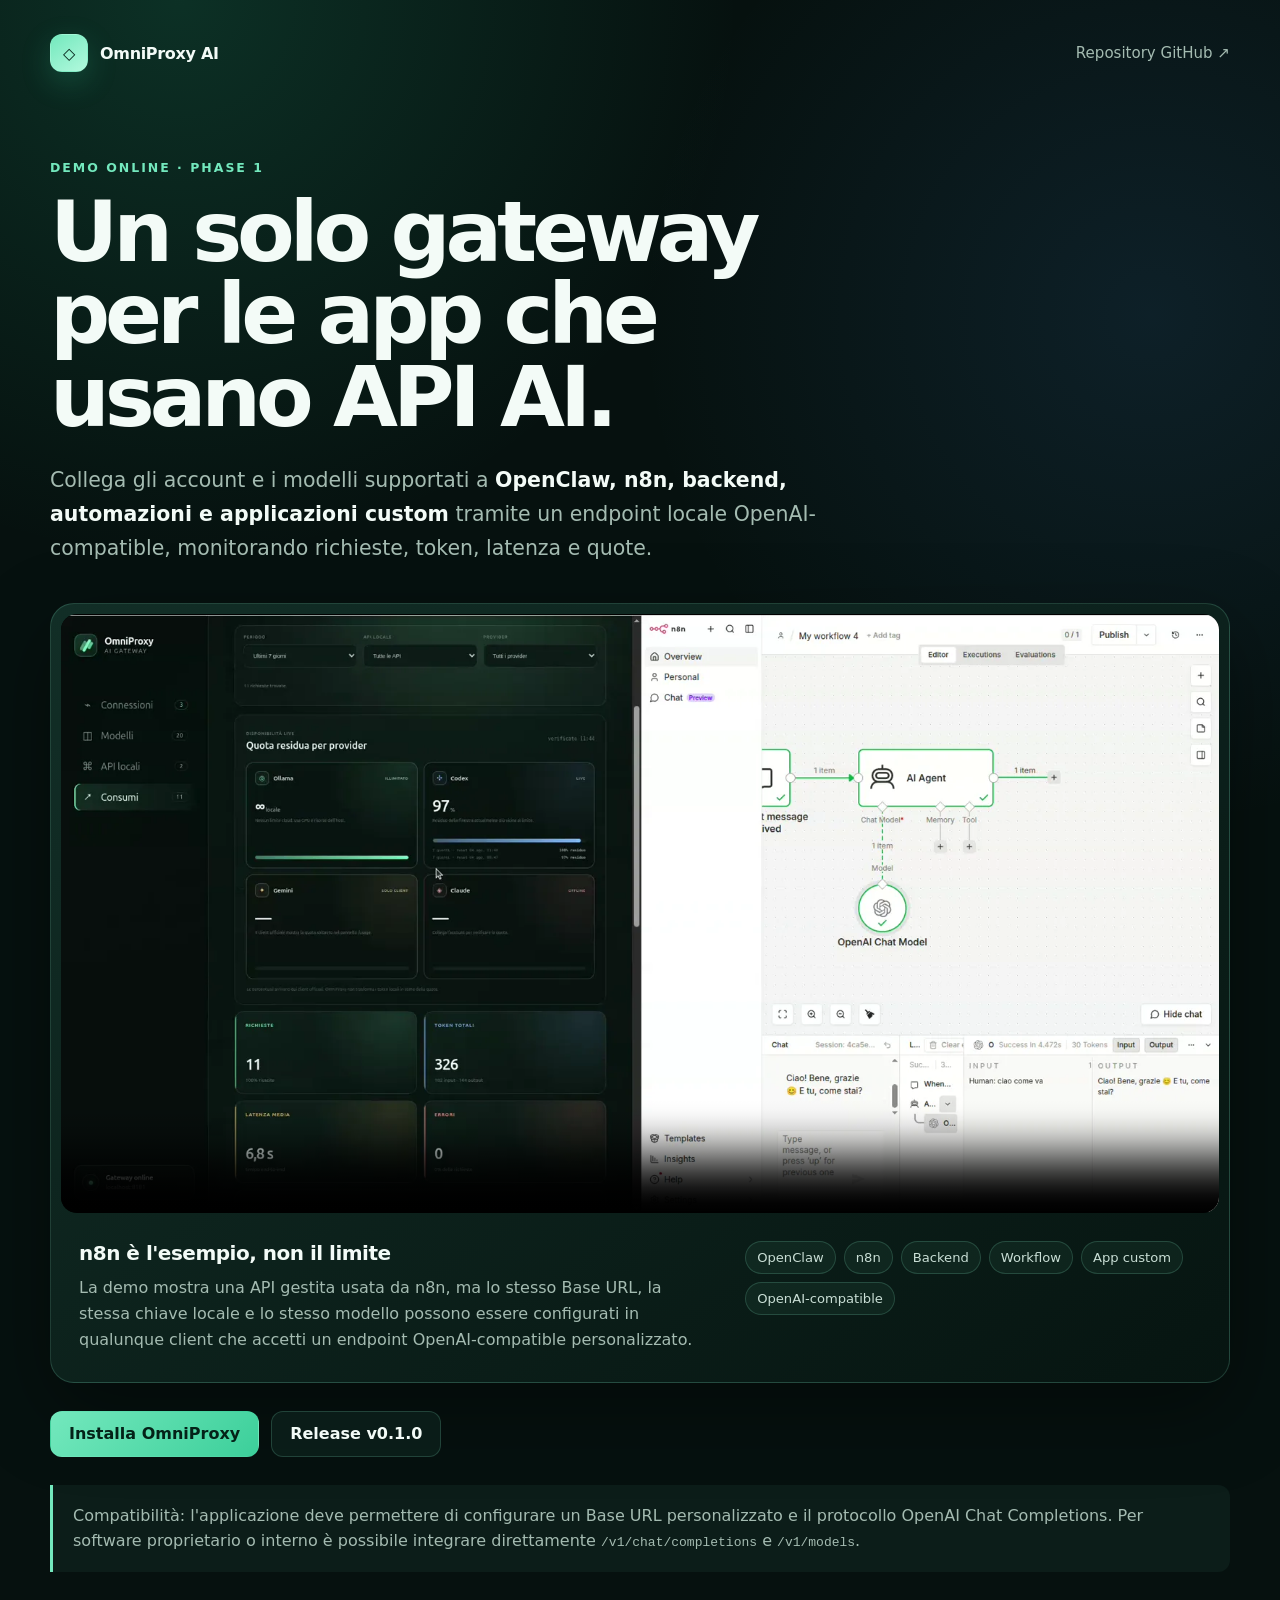
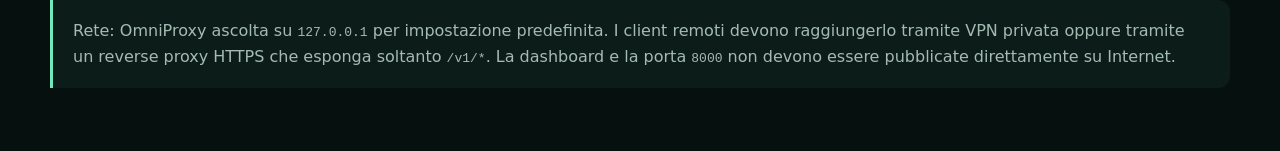
<file: docs/index.html>
<!doctype html>
<html lang="it">
  <head>
    <meta charset="utf-8">
    <meta name="viewport" content="width=device-width, initial-scale=1">
    <meta
      name="description"
      content="Demo online di OmniProxy AI: un gateway OpenAI-compatible per OpenClaw, n8n, applicazioni e integrazioni personalizzate."
    >
    <meta name="color-scheme" content="dark">
    <title>OmniProxy AI — Demo online</title>
    <style>
      :root {
        color-scheme: dark;
        --bg: #06110f;
        --surface: rgba(12, 31, 27, 0.88);
        --surface-strong: #0d241f;
        --border: rgba(137, 245, 202, 0.18);
        --text: #f3fbf7;
        --muted: #a4bbb1;
        --accent: #73e8bd;
        --accent-strong: #3ccf9a;
        --shadow: 0 28px 80px rgba(0, 0, 0, 0.38);
      }

      * {
        box-sizing: border-box;
      }

      body {
        margin: 0;
        min-height: 100vh;
        color: var(--text);
        font-family:
          Inter, ui-sans-serif, system-ui, -apple-system, BlinkMacSystemFont,
          "Segoe UI", sans-serif;
        background:
          radial-gradient(circle at 14% 0%, rgba(40, 191, 139, 0.18), transparent 35rem),
          radial-gradient(circle at 90% 18%, rgba(68, 142, 221, 0.12), transparent 32rem),
          var(--bg);
      }

      a {
        color: inherit;
      }

      .page {
        width: min(1180px, calc(100% - 32px));
        margin: 0 auto;
        padding: 34px 0 64px;
      }

      .nav,
      .actions,
      .tags {
        display: flex;
        align-items: center;
        flex-wrap: wrap;
      }

      .nav {
        justify-content: space-between;
        gap: 20px;
        margin-bottom: clamp(48px, 8vw, 88px);
      }

      .brand {
        display: inline-flex;
        gap: 12px;
        align-items: center;
        font-weight: 750;
        letter-spacing: -0.02em;
        text-decoration: none;
      }

      .mark {
        display: grid;
        width: 38px;
        height: 38px;
        place-items: center;
        border: 1px solid var(--border);
        border-radius: 12px;
        color: #062319;
        background: linear-gradient(145deg, var(--accent), #b2f9dd);
        box-shadow: 0 10px 30px rgba(52, 211, 153, 0.22);
      }

      .nav-link {
        color: var(--muted);
        font-size: 0.94rem;
        text-decoration: none;
      }

      .hero {
        max-width: 880px;
        margin-bottom: 38px;
      }

      .eyebrow {
        margin: 0 0 16px;
        color: var(--accent);
        font-size: 0.78rem;
        font-weight: 750;
        letter-spacing: 0.16em;
        text-transform: uppercase;
      }

      h1 {
        margin: 0;
        max-width: 850px;
        font-size: clamp(2.4rem, 7vw, 5.25rem);
        line-height: 0.98;
        letter-spacing: -0.06em;
      }

      .lead {
        max-width: 780px;
        margin: 26px 0 0;
        color: var(--muted);
        font-size: clamp(1.08rem, 2vw, 1.28rem);
        line-height: 1.65;
      }

      .lead strong {
        color: var(--text);
      }

      .player-shell {
        overflow: hidden;
        padding: 10px;
        border: 1px solid var(--border);
        border-radius: 24px;
        background: linear-gradient(145deg, rgba(19, 48, 41, 0.94), rgba(7, 21, 18, 0.94));
        box-shadow: var(--shadow);
      }

      video {
        display: block;
        width: 100%;
        aspect-ratio: 958 / 495;
        border-radius: 16px;
        background: #000;
      }

      .meta {
        display: grid;
        grid-template-columns: 1.4fr 1fr;
        gap: 28px;
        padding: 28px 18px 18px;
      }

      .meta h2 {
        margin: 0 0 10px;
        font-size: 1.25rem;
        letter-spacing: -0.025em;
      }

      .meta p {
        margin: 0;
        color: var(--muted);
        line-height: 1.65;
      }

      .tags {
        align-content: flex-start;
        gap: 8px;
      }

      .tag {
        padding: 8px 11px;
        border: 1px solid var(--border);
        border-radius: 999px;
        color: #c9ded5;
        background: rgba(115, 232, 189, 0.06);
        font-size: 0.82rem;
      }

      .actions {
        gap: 12px;
        margin-top: 28px;
      }

      .button {
        display: inline-flex;
        min-height: 46px;
        align-items: center;
        justify-content: center;
        padding: 0 18px;
        border: 1px solid var(--border);
        border-radius: 12px;
        font-weight: 700;
        text-decoration: none;
        background: var(--surface);
      }

      .button-primary {
        border-color: transparent;
        color: #042218;
        background: linear-gradient(135deg, var(--accent), var(--accent-strong));
      }

      .note {
        margin: 28px 0 0;
        padding: 18px 20px;
        border-left: 3px solid var(--accent);
        border-radius: 0 12px 12px 0;
        color: var(--muted);
        background: rgba(115, 232, 189, 0.055);
        line-height: 1.6;
      }

      @media (max-width: 720px) {
        .page {
          width: min(100% - 20px, 1180px);
          padding-top: 20px;
        }

        .nav {
          margin-bottom: 48px;
        }

        .meta {
          grid-template-columns: 1fr;
          padding: 22px 12px 12px;
        }

        .player-shell {
          padding: 6px;
          border-radius: 16px;
        }

        video {
          border-radius: 11px;
        }
      }
    </style>
  </head>
  <body>
    <main class="page">
      <nav class="nav" aria-label="Navigazione principale">
        <a class="brand" href="https://github.com/nickali00/OmniProxy-AI">
          <span class="mark" aria-hidden="true">◇</span>
          <span>OmniProxy AI</span>
        </a>
        <a class="nav-link" href="https://github.com/nickali00/OmniProxy-AI">
          Repository GitHub ↗
        </a>
      </nav>

      <header class="hero">
        <p class="eyebrow">Demo online · Phase 1</p>
        <h1>Un solo gateway per le app che usano API AI.</h1>
        <p class="lead">
          Collega gli account e i modelli supportati a
          <strong>OpenClaw, n8n, backend, automazioni e applicazioni custom</strong>
          tramite un endpoint locale OpenAI-compatible, monitorando richieste,
          token, latenza e quote.
        </p>
      </header>

      <section class="player-shell" aria-labelledby="demo-title">
        <video
          controls
          preload="metadata"
          playsinline
          poster="assets/demo-cover.webp"
          aria-label="Video dimostrativo di OmniProxy AI"
        >
          <source src="assets/omniproxy-ai-demo-v0.1.0.mp4" type="video/mp4">
          Il browser non supporta la riproduzione MP4.
          <a href="assets/omniproxy-ai-demo-v0.1.0.mp4">Apri il video</a>.
        </video>

        <div class="meta">
          <div>
            <h2 id="demo-title">n8n è l'esempio, non il limite</h2>
            <p>
              La demo mostra una API gestita usata da n8n, ma lo stesso Base URL,
              la stessa chiave locale e lo stesso modello possono essere configurati
              in qualunque client che accetti un endpoint OpenAI-compatible
              personalizzato.
            </p>
          </div>
          <div class="tags" aria-label="Integrazioni compatibili">
            <span class="tag">OpenClaw</span>
            <span class="tag">n8n</span>
            <span class="tag">Backend</span>
            <span class="tag">Workflow</span>
            <span class="tag">App custom</span>
            <span class="tag">OpenAI-compatible</span>
          </div>
        </div>
      </section>

      <div class="actions">
        <a
          class="button button-primary"
          href="https://github.com/nickali00/OmniProxy-AI#installazione-rapida"
        >
          Installa OmniProxy
        </a>
        <a
          class="button"
          href="https://github.com/nickali00/OmniProxy-AI/releases/tag/v0.1.0"
        >
          Release v0.1.0
        </a>
      </div>

      <p class="note">
        Compatibilità: l'applicazione deve permettere di configurare un Base URL
        personalizzato e il protocollo OpenAI Chat Completions. Per software
        proprietario o interno è possibile integrare direttamente
        <code>/v1/chat/completions</code> e <code>/v1/models</code>.
      </p>
      <p class="note">
        Rete: OmniProxy ascolta su <code>127.0.0.1</code> per impostazione
        predefinita. I client remoti devono raggiungerlo tramite VPN privata
        oppure tramite un reverse proxy HTTPS che esponga soltanto
        <code>/v1/*</code>. La dashboard e la porta <code>8000</code> non devono
        essere pubblicate direttamente su Internet.
      </p>
    </main>
  </body>
</html>
</file>
